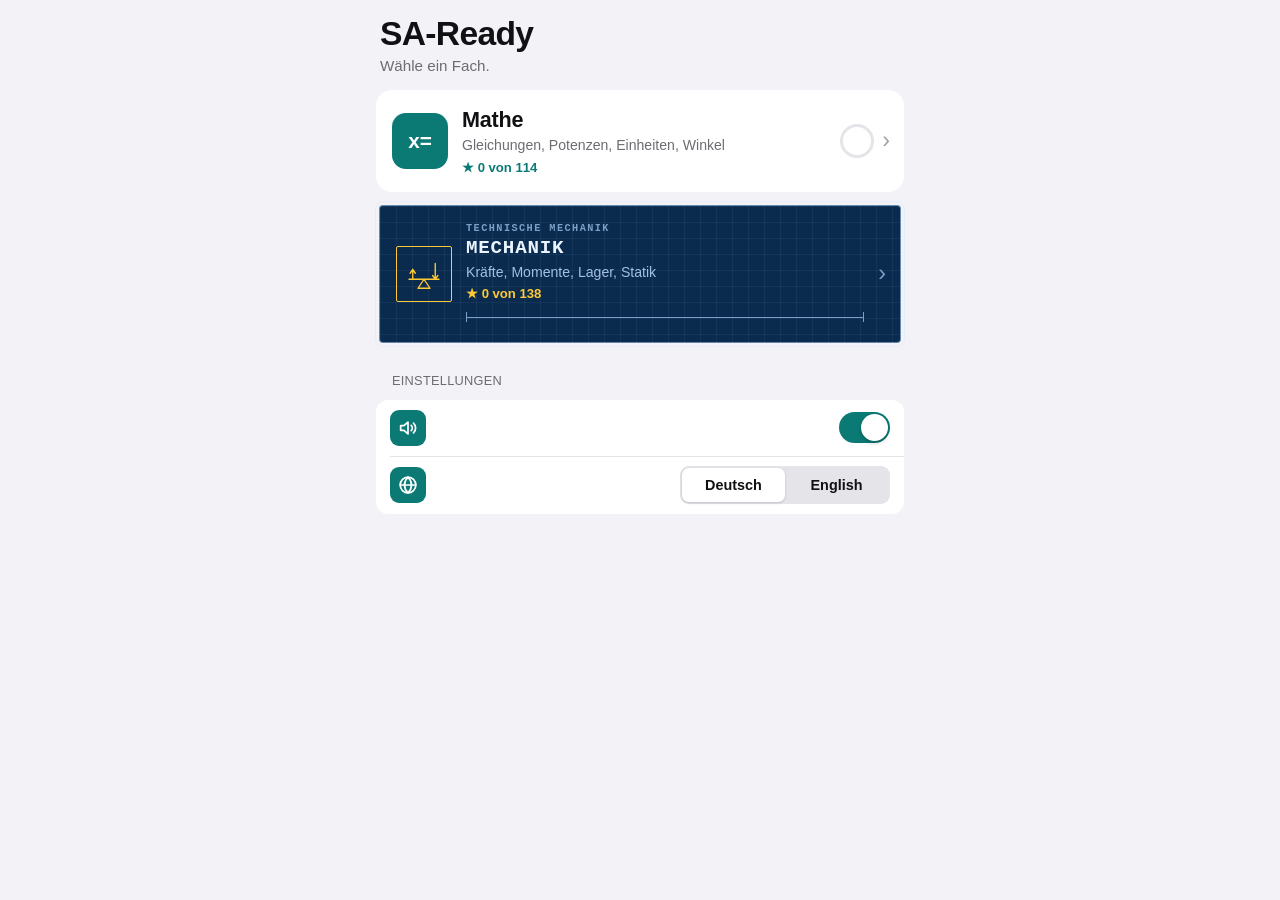
<file: index.html>
<!doctype html>
<html lang="de">
<head>
<meta charset="utf-8">
<meta name="viewport" content="width=device-width,initial-scale=1,viewport-fit=cover">
<title>SA-Ready</title>
<meta name="description" content="Fachrechnen und Technische Mechanik trainieren: Gleichungen, Potenzen, Einheiten, Winkelfunktionen, Kräfte, Momente und Lager. Mit Lösungsweg zu jeder Aufgabe.">
<meta name="theme-color" content="#F2F2F7" media="(prefers-color-scheme: light)">
<meta name="theme-color" content="#000000" media="(prefers-color-scheme: dark)">
<meta name="mobile-web-app-capable" content="yes">
<meta name="apple-mobile-web-app-capable" content="yes">
<meta name="apple-mobile-web-app-title" content="SA-Ready">
<meta name="apple-mobile-web-app-status-bar-style" content="default">
<link rel="manifest" href="manifest.webmanifest">
<link rel="icon" href="icons/icon-192.png" type="image/png">
<link rel="apple-touch-icon" href="icons/apple-touch-icon.png">
<link rel="stylesheet" href="styles.css">
<link rel="stylesheet" href="mech.css">
</head>
<body>
<div class="app"><main id="screen"></main></div>

<nav class="tabbar" id="tabbar" aria-label="Bereiche">
  <div class="in">
    <button data-act="tabbar" data-tab="ueben"><svg viewBox="0 0 24 24" aria-hidden="true"><path d="M4 20l4-1 11-11-3-3L5 16z"/><path d="M14 6l3 3"/></svg>Üben</button>
    <button data-act="tabbar" data-tab="grund"><svg viewBox="0 0 24 24" aria-hidden="true"><path d="M4 5h6a2 2 0 0 1 2 2v13a2 2 0 0 0-2-2H4z"/><path d="M20 5h-6a2 2 0 0 0-2 2v13a2 2 0 0 1 2-2h6z"/></svg>Grundlagen</button>
    <button data-act="tabbar" data-tab="notiz"><svg viewBox="0 0 24 24" aria-hidden="true"><path d="M6 3h9l4 4v14H6z"/><path d="M9 11h7M9 15h7"/></svg>Notizen</button>
    <button data-act="tabbar" data-tab="fort"><svg viewBox="0 0 24 24" aria-hidden="true"><path d="M5 20V10M12 20V4M19 20v-7"/></svg>Fortschritt</button>
  </div>
</nav>

<div class="sheet-bg" id="notes" role="dialog" aria-modal="true" aria-labelledby="notes-h" hidden>
  <div class="sheet">
    <div class="grab" aria-hidden="true"></div>
    <div class="shead"><span></span><b id="notes-h">Notizen</b><button class="done" data-act="notes-close">Fertig</button></div>
    <p class="slv" id="notes-lv"></p>
    <div class="sym" role="group" aria-label="Zeichen einfügen">
      <button type="button" data-act="sym" data-s="·" aria-label="Mal">·</button>
      <button type="button" data-act="sym" data-s=":" aria-label="Geteilt">:</button>
      <button type="button" data-act="sym" data-s="−" aria-label="Minus">−</button>
      <button type="button" data-act="sym" data-s=" | " aria-label="Rechenstrich">|</button>
      <button type="button" data-act="sym" data-s="²" aria-label="Hoch zwei">²</button>
      <button type="button" data-act="sym" data-s="π" aria-label="Pi">π</button>
      <button type="button" data-act="sym" data-s="≈" aria-label="Ungefähr">≈</button>
      <button type="button" data-act="sym" data-s=" → " aria-label="Pfeil">→</button>
    </div>
    <textarea id="notes-text" spellcheck="false" autocapitalize="off" aria-labelledby="notes-h" placeholder="Nebenrechnungen, Merksätze, Fragen an den Lehrer …"></textarea>
    <div class="nfoot">
      <span class="nstat" id="notes-stat" aria-live="polite">Auf diesem Gerät gespeichert</span>
      <div class="nact">
        <button type="button" class="tlink" id="note-task-btn" data-act="note-task">Aufgabe einfügen</button>
        <button type="button" class="tlink" data-act="note-clear">Leeren</button>
      </div>
    </div>
  </div>
</div>

<div class="toast" id="toast" role="status" aria-live="polite" hidden></div>
<noscript><p style="padding:16px">SA-Ready braucht JavaScript. Bitte im Browser aktivieren.</p></noscript>

<script src="js/aufgaben.js"></script>
<script src="js/grundlagen.js"></script>
<script src="js/grundlagen-en.js"></script>
<script src="js/mech-fig.js"></script>
<script src="js/mech-kraft.js"></script>
<script src="js/mech-statik.js"></script>
<script src="js/mech-learn.js"></script>
<script src="js/app.js"></script>
</body>
</html>
</file>
<file: styles.css>
/* SA-Ready · Aussehen
   Stil „Klar“: ruhig wie eine Handy-App. Graue Fläche, weiße Listen-Gruppen, eine Akzentfarbe (Petrol).
   Helles und dunkles Thema folgen der Einstellung am Gerät. */
:root{
  --bg:#F2F2F7; --card:#FFFFFF; --ink:#111114; --mut:#6C6C72; --ter:#A1A1A7; --sep:#E2E2E7;
  --fill:#E4E4E9; --seg-on:#FFFFFF; --press:#ECECF0; --off:#D1D1D6;
  --acc:#0B7A75; --acc-ink:#FFFFFF; --acc-soft:#E1F1F0;
  --ok:#1E8E4E; --ok-s:#E3F5EA; --bad:#D23B31; --bad-s:#FCE6E4; --hint:#FFF4D6;
  --tab:rgba(249,249,251,.92);
  --font:-apple-system,BlinkMacSystemFont,'SF Pro Text','Segoe UI',Roboto,'Helvetica Neue',Arial,sans-serif;
  --mono:ui-monospace,'SF Mono',Menlo,Consolas,'Liberation Mono',monospace;
  color-scheme:light;
}
@media (prefers-color-scheme:dark){
  :root{
    --bg:#000000; --card:#1C1C1E; --ink:#F2F2F7; --mut:#9D9DA4; --ter:#6E6E75; --sep:#38383A;
    --fill:#3A3A3C; --seg-on:#636366; --press:#2C2C2E; --off:#48484A;
    --acc:#40C8BE; --acc-ink:#00201E; --acc-soft:rgba(64,200,190,.16);
    --ok:#3DD06C; --ok-s:rgba(61,208,108,.15); --bad:#FF6B61; --bad-s:rgba(255,107,97,.15); --hint:#3A321C;
    --tab:rgba(22,22,24,.9);
    color-scheme:dark;
  }
}
*{box-sizing:border-box}
[hidden]{display:none!important}
html{-webkit-text-size-adjust:100%;background:var(--bg)}
body{margin:0;background:var(--bg);color:var(--ink);font:400 17px/1.4 var(--font);-webkit-font-smoothing:antialiased;
  padding-top:env(safe-area-inset-top,0px)}
p{margin:0}
sup{font-size:.62em;line-height:0;vertical-align:.72em}
sub{font-size:.62em;line-height:0;vertical-align:-.3em}
button{font-family:inherit;color:inherit;-webkit-tap-highlight-color:transparent}
button:focus-visible,input:focus-visible,textarea:focus-visible{outline:3px solid var(--acc);outline-offset:2px}

.app{max-width:560px;margin:0 auto;padding-top:8px;padding-bottom:calc(96px + env(safe-area-inset-bottom,0px));
  padding-left:max(16px,env(safe-area-inset-left,0px));padding-right:max(16px,env(safe-area-inset-right,0px))}
#screen{display:flex;flex-direction:column;gap:10px}
body.in-round .app{padding-bottom:calc(14px + env(safe-area-inset-bottom,0px))}
body.in-round #screen{min-height:calc(100dvh - 22px - env(safe-area-inset-top,0px) - env(safe-area-inset-bottom,0px))}

/* Große Titel */
.lt-head{display:flex;flex-direction:column;gap:2px;margin:8px 4px 4px}
.lt{margin:0;font-size:2.1rem;font-weight:700;letter-spacing:-.02em;line-height:1.1;text-wrap:balance}
.lt-sub{color:var(--mut);font-size:.95rem}
.lt-head.with-ico{flex-direction:row;align-items:center;gap:14px}
.lt-head.with-ico .lt{font-size:1.65rem}
.lt-head.with-ico>div{display:flex;flex-direction:column;gap:2px;min-width:0}

/* Navigationsleiste oben */
.navbar{display:grid;grid-template-columns:minmax(0,1fr) auto minmax(0,1fr);align-items:center;min-height:44px;margin:0 -6px}
.back,.nlink{border:0;background:none;color:var(--acc);font:400 1.05rem var(--font);padding:8px 6px;cursor:pointer;min-height:44px}
.back{justify-self:start;display:flex;align-items:center;gap:3px;max-width:100%;white-space:nowrap;overflow:hidden;text-overflow:ellipsis}
.back span{font-size:1.7rem;line-height:.6;margin-top:-3px}
.back.arm{color:var(--bad);font-weight:600}
.ntitle{font-weight:600;font-size:1.02rem;text-align:center;white-space:nowrap}
.nright{justify-self:end}

/* Symbole der Themen */
.ico{width:32px;height:32px;border-radius:8px;display:grid;place-items:center;color:#fff;font-weight:700;font-size:.8rem;flex:none;letter-spacing:-.01em}
.ico.big{width:54px;height:54px;border-radius:13px;font-size:1.15rem}

/* Segment-Schalter Normal / Schwer */
.segc{display:grid;grid-template-columns:1fr 1fr;background:var(--fill);border-radius:9px;padding:2px}
.segc button{border:0;background:none;font:600 .9rem var(--font);padding:7px;border-radius:7px;min-height:34px;cursor:pointer}
.segc button[aria-checked="true"]{background:var(--seg-on);box-shadow:0 1px 3px rgba(0,0,0,.16)}
.foot{color:var(--mut);font-size:.8rem;margin:-2px 6px 2px}

/* Weitermachen */
.cont{display:flex;align-items:center;gap:12px;background:var(--card);border:0;border-radius:14px;padding:14px 14px 14px 16px;text-align:left;font:inherit;cursor:pointer;width:100%}
.cont:active{background:var(--press)}
.cont .t{flex:1;display:flex;flex-direction:column;line-height:1.3;min-width:0}
.cont small{color:var(--mut);font-size:.74rem;font-weight:600;text-transform:uppercase;letter-spacing:.04em}
.cont b{font-size:1.08rem;font-weight:600}
.cont .t>span{color:var(--mut);font-size:.88rem}
.play{width:44px;height:44px;border-radius:50%;background:var(--acc);display:grid;place-items:center;flex:none}
.play::before{content:"";border-left:13px solid var(--acc-ink);border-top:8px solid transparent;border-bottom:8px solid transparent;margin-left:3px}
.cont.done{cursor:default}

/* Gruppen-Listen */
.sh{margin:16px 16px 0;font-size:.8rem;font-weight:400;color:var(--mut);text-transform:uppercase;letter-spacing:.02em}
.group{background:var(--card);border-radius:12px;overflow:hidden}
.row{display:flex;align-items:center;gap:12px;padding:10px 14px;min-height:48px;position:relative;width:100%;border:0;background:none;font:inherit;text-align:left}
button.row{cursor:pointer}
button.row:active:not(:disabled){background:var(--press)}
.row+.row::before{content:"";position:absolute;top:0;left:14px;right:0;height:1px;background:var(--sep)}
.group.ind .row+.row::before{left:58px}
.group.ind2 .row+.row::before{left:56px}
.row .t{flex:1;display:flex;flex-direction:column;gap:1px;min-width:0;line-height:1.3}
.row .t b{font-weight:500;font-size:1rem}
.row .t>span{color:var(--mut);font-size:.84rem}
.row .t .prev{color:var(--ink);overflow:hidden;text-overflow:ellipsis;white-space:nowrap}
.row .t code{font:500 .8rem var(--mono);color:var(--mut);overflow-wrap:anywhere;margin-top:2px}
.row .t .meta{color:var(--acc);font-size:.78rem;font-weight:600;margin-top:2px}
.row .r{display:flex;align-items:center;gap:8px;color:var(--mut);font-size:.92rem;flex:none;font-variant-numeric:tabular-nums}
.row.big{padding:14px}
.row.big .t b{font-size:1.15rem;font-weight:600}
.chev{color:var(--ter);font-size:1.45rem;line-height:1;margin-right:-2px}
.num{width:30px;height:30px;border-radius:50%;background:var(--fill);display:grid;place-items:center;font-weight:600;font-size:.9rem;flex:none}
.num.full{background:var(--acc-soft);color:var(--acc)}
.num.cur{background:var(--acc);color:var(--acc-ink)}
.num.sm{width:28px;height:28px;font-size:.82rem}
.st{color:var(--acc);letter-spacing:.06em;font-size:.92rem;white-space:nowrap}
.st i{font-style:normal;color:var(--off)}
.mini{font-size:.7rem;font-weight:700;color:var(--mut);margin-left:6px}
.ring circle{fill:none;stroke-width:3}
.ring .ring-t{stroke:var(--fill)}
.ring .ring-f{stroke:var(--acc);stroke-linecap:round}
.row.big .ring circle{stroke-width:6}

/* Schalter (Ton) */
.ico.snd{width:36px;height:36px;border-radius:9px;background:var(--acc);color:var(--acc-ink);transition:background .2s,color .2s}
.ico.snd.off{background:var(--fill);color:var(--mut)}
.segc.lang{margin-left:auto;width:min(210px,62%);flex:none}
.ico.snd svg{width:22px;height:22px;fill:none;stroke:currentColor;stroke-width:1.9;stroke-linecap:round;stroke-linejoin:round}
.switch{width:51px;height:31px;border-radius:16px;border:0;background:var(--fill);position:relative;cursor:pointer;flex:none;padding:0;margin-left:auto;transition:background .2s}
.switch i{position:absolute;left:2px;top:2px;width:27px;height:27px;border-radius:50%;background:#fff;box-shadow:0 2px 4px rgba(0,0,0,.22);transition:transform .2s}
.switch[aria-checked="true"]{background:var(--acc)}
.switch[aria-checked="true"] i{transform:translateX(20px)}

/* Aufgabe */
.qprog{display:flex;align-items:center;gap:10px;font-size:.8rem;color:var(--mut);font-variant-numeric:tabular-nums;margin:0 2px}
.qprog .track{flex:1;height:4px;border-radius:2px;background:var(--fill);overflow:hidden}
.qprog .track span{display:block;height:100%;background:var(--acc);border-radius:2px;transition:width .3s ease}
.qcard{background:var(--card);border-radius:16px;padding:18px 16px;display:flex;flex-direction:column;gap:12px;margin-top:4px}
.qtag{display:flex;gap:8px;align-items:center;flex-wrap:wrap;font-size:.85rem;font-weight:600;color:var(--acc)}
.hchip{background:var(--ink);color:var(--card);border-radius:6px;padding:2px 7px;font-size:.68rem;font-weight:700;letter-spacing:.05em;text-transform:uppercase}
.qlabel{color:var(--mut);font-size:.92rem;font-weight:600}
.qeq{margin:0;font-size:clamp(1.55rem,7.4vw,2.2rem);font-weight:600;letter-spacing:-.01em;line-height:1.2;font-variant-numeric:tabular-nums;overflow-wrap:anywhere}
.qeq.long{font-size:1.12rem;font-weight:500;letter-spacing:0;line-height:1.45}
.var{color:var(--acc)}
.fig{display:flex;flex-direction:column;gap:2px}
.fig svg{width:100%;max-width:320px;height:auto;display:block;margin:0 auto}
.fig .fine{text-align:center}
.given{display:flex;flex-wrap:wrap;gap:6px}
.given span{background:var(--bg);border-radius:8px;padding:5px 10px;font-size:.9rem;font-weight:500;font-variant-numeric:tabular-nums}
.ans{display:flex;align-items:center;gap:10px;background:var(--bg);border-radius:12px;padding:2px 14px;font-size:1.2rem;font-weight:600;border:2px solid transparent}
.ans:focus-within{border-color:var(--acc)}
.ans .pre{white-space:nowrap}
.ans input{flex:1;min-width:0;border:0;outline:0;background:transparent;font:600 1.3rem var(--font);color:var(--ink);padding:10px 0}
.ans .unit{color:var(--mut);font-size:.95rem;font-weight:500;white-space:nowrap}
.mark{width:24px;height:24px;border-radius:50%;display:none;place-items:center;color:#fff;font-size:.78rem;font-weight:800;flex:none}
.ans.ok{background:var(--ok-s);color:var(--ok);border-color:transparent}
.ans.ok input{color:var(--ok);-webkit-text-fill-color:var(--ok);opacity:1}
.ans.bad{background:var(--bad-s);color:var(--bad);border-color:transparent}
.ans.bad input{color:var(--bad);-webkit-text-fill-color:var(--bad);opacity:1;text-decoration:line-through}
.ans.ok .unit,.ans.bad .unit{color:inherit}
.ans.ok .mark,.opt.ok .mark{display:grid;background:var(--ok)}
.ans.bad .mark,.opt.bad .mark{display:grid;background:var(--bad)}
.opt .t b{font-size:1.02rem}
.opt.ok{background:var(--ok-s)}
.opt.ok .t b{color:var(--ok)}
.opt.bad{background:var(--bad-s)}
.opt.bad .t b{color:var(--bad)}
.opt.dim{opacity:.5}
.opt:disabled{cursor:default}
.fbrow{display:flex;align-items:baseline;gap:6px 10px;flex-wrap:wrap}
.fbrow b{font-weight:700;font-size:1.05rem}
.fbrow.ok b{color:var(--ok)}
.fbrow.bad b{color:var(--bad)}
.fbrow span{margin-left:auto;color:var(--mut);font-size:.9rem}
.right{font-size:.95rem;flex-basis:100%}
.right b{font-weight:600}
.steps{background:var(--card);border-radius:12px;overflow:hidden}
.step{display:grid;grid-template-columns:minmax(0,1fr) auto;gap:2px 12px;align-items:baseline;padding:11px 14px;position:relative;font-variant-numeric:tabular-nums}
.step+.step::before{content:"";position:absolute;top:0;left:14px;right:0;height:1px;background:var(--sep)}
.step .eq{font-weight:500;overflow-wrap:anywhere}
.step .op{color:var(--mut);white-space:nowrap}
.step .op::before{content:"| "}
.step .note{grid-column:1/-1;color:var(--mut);font-size:.84rem}
.step.final .eq{color:var(--ok);font-weight:600}
.probe{color:var(--mut);font-size:.85rem;margin:0 16px;overflow-wrap:anywhere}
.hint{background:var(--hint);border-radius:12px;padding:12px 14px;font-size:.95rem}
.msg{color:var(--bad);font-size:.9rem;font-weight:500}
.msg:empty{display:none}
.fine{color:var(--mut);font-size:.82rem}
.qfoot{margin-top:auto;padding-top:14px;display:flex;flex-direction:column;gap:2px}
.btn{border:0;border-radius:14px;padding:14px 16px;font:600 1.05rem var(--font);background:var(--acc);color:var(--acc-ink);cursor:pointer;min-height:52px;width:100%}
.btn:active:not(:disabled){opacity:.85}
.btn:disabled{opacity:.4;cursor:default}
.btn.tint,.btn.ghost{background:var(--acc-soft);color:var(--acc)}
.btn.plain{background:var(--card);color:var(--ink)}
.btn.grow{flex:1;width:auto}
.tlink{border:0;background:none;color:var(--acc);font:500 1rem var(--font);padding:10px;cursor:pointer;text-align:center;min-height:44px}

/* Ergebnis */
.bigstars{font-size:2.9rem;letter-spacing:.08em;color:var(--acc);margin:2px 4px 0;line-height:1}
.bigstars .off{color:var(--off)}
.rmsg{margin:0 4px;color:var(--mut)}
.rbtns{display:flex;flex-direction:column;gap:10px;margin-top:auto;padding-top:16px}

/* Grundlagen */
.learn{display:flex;flex-direction:column;gap:12px;margin-top:4px}
.learn .sec{background:var(--card);border-radius:14px;padding:16px;display:flex;flex-direction:column;gap:12px;min-width:0}
.learn h2{margin:0;font-size:1.2rem;font-weight:700;letter-spacing:-.01em}
.learn p{line-height:1.5}
.learn .steps{background:var(--bg)}
.learn .step+.step::before{background:var(--sep)}
h3.sub{margin:4px 0 0;font-size:.78rem;font-weight:600;color:var(--mut);text-transform:uppercase;letter-spacing:.03em}
.kv{display:grid;grid-template-columns:repeat(auto-fit,minmax(140px,1fr));gap:8px}
.kv div{background:var(--bg);border-radius:10px;padding:9px 12px;display:flex;justify-content:space-between;align-items:baseline;gap:10px;font-weight:500;font-size:.95rem;min-width:0;font-variant-numeric:tabular-nums}
.kv div span:last-child{text-align:right}
.kv.wide{grid-template-columns:1fr}
.order{margin:0;padding-left:1.3rem;display:flex;flex-direction:column;gap:6px}
.mist{display:flex;flex-direction:column;gap:10px}
.mist b{display:block;font-weight:600}
.mist span{color:var(--mut);font-size:.95rem}
.memo{background:var(--hint);border-radius:12px;padding:12px 14px;display:flex;flex-direction:column;gap:4px}
.memo .mono{font:600 1.15rem/1.35 var(--mono);letter-spacing:.32em}
.actions{display:flex;gap:10px;flex-wrap:wrap}

/* Dreiecks-Skizze */
.tri .t-area{fill:var(--bg)}
.tri line.t-side{stroke:var(--ter);stroke-width:2;stroke-linecap:round}
.tri line.given{stroke:var(--ink);stroke-width:2.6}
.tri line.target{stroke:var(--acc);stroke-width:3.6}
.tri text{font-family:var(--font);font-weight:700}
.tri .t-lab,.tri .t-ang{font-size:16px;fill:var(--ter)}
.tri text.given{fill:var(--ink)}
.tri text.target{fill:var(--acc)}
.tri .t-arc{fill:none;stroke:var(--ter);stroke-width:1.5}
.tri path.given{stroke:var(--ink)}
.tri path.target{stroke:var(--acc);stroke-width:2.4}
.tri .t-mark{fill:none;stroke:var(--ter);stroke-width:1.4}
.tri .t-dot{fill:var(--ter)}
.tri .t-vtx{font-size:12px;font-weight:500;fill:var(--ter)}

/* Startseite: Fächer */
.subj{display:flex;align-items:center;gap:14px;width:100%;border:0;border-radius:16px;padding:16px;text-align:left;font:inherit;color:inherit;cursor:pointer;min-height:100px}
.subj .t{flex:1;display:flex;flex-direction:column;gap:2px;min-width:0;line-height:1.3}
.subj .t b{font-size:1.35rem;font-weight:700;letter-spacing:-.01em}
.subj .t>span{font-size:.88rem}
.subj .t em{font-style:normal;font-size:.82rem;font-weight:600;font-variant-numeric:tabular-nums;margin-top:2px}
.subj .r{display:flex;align-items:center;gap:8px;flex:none}
.subj .sico{width:56px;height:56px;border-radius:14px;display:grid;place-items:center;flex:none}
.subj .sico svg{width:36px;height:36px;fill:none;stroke:currentColor;stroke-width:1.8;stroke-linecap:round;stroke-linejoin:round}
.s-mathe{background:var(--card)}
.s-mathe:active{background:var(--press)}
.s-mathe .sico{background:var(--acc);color:var(--acc-ink);font:700 1.3rem var(--font);letter-spacing:-.01em}
.s-mathe .t>span{color:var(--mut)}
.s-mathe .t em{color:var(--acc)}
.s-mech{--acc:#FFC933;--ter:#7C9FC8;--mut:#A3C0E2;--mono:ui-monospace,'SF Mono',Menlo,Consolas,'Liberation Mono',monospace;
  color:#EAF4FF;border-radius:4px;border:1.5px solid rgba(176,216,255,.55);outline:1px solid rgba(176,216,255,.22);outline-offset:3px;margin:3px;width:calc(100% - 6px);
  background-color:#0A2A4E;background-image:linear-gradient(rgba(150,200,255,.07) 1px,transparent 1px),linear-gradient(90deg,rgba(150,200,255,.07) 1px,transparent 1px);background-size:16px 16px}
.s-mech:active{background-color:#0E3868}
.s-mech .sico{border:1.5px solid #FFC933;color:#FFC933;border-radius:2px}
.s-mech .t small{font:600 .64rem var(--mono);letter-spacing:.14em;text-transform:uppercase;color:#7C9FC8}
.s-mech .t b{font-family:var(--mono);text-transform:uppercase;letter-spacing:.04em;font-size:1.2rem}
.s-mech .t>span{color:#A3C0E2}
.s-mech .t em{color:#FFC933}
.s-mech .chev{color:#7C9FC8}
.dimbar{position:relative;display:block;height:14px;width:100%;min-width:48px;margin:2px 0}
.dimbar::before{content:"";position:absolute;left:0;right:0;top:50%;height:1px;background:var(--ter)}
.dimbar::after{content:"";position:absolute;left:0;right:0;top:2px;bottom:2px;border-left:1.5px solid var(--ter);border-right:1.5px solid var(--ter)}
.dimbar i{position:absolute;left:0;top:calc(50% - 2px);height:4px;background:var(--acc);z-index:1}
.ico.svgi svg{width:62%;height:62%;fill:none;stroke:currentColor;stroke-width:1.7;stroke-linecap:round;stroke-linejoin:round}
.s-mech .dimbar{margin-top:6px}

/* Tab-Leiste unten */
.tabbar{position:fixed;left:0;right:0;bottom:0;z-index:20;background:var(--tab);
  -webkit-backdrop-filter:saturate(180%) blur(20px);backdrop-filter:saturate(180%) blur(20px);border-top:1px solid var(--sep);
  padding:5px max(8px,env(safe-area-inset-right,0px)) calc(5px + env(safe-area-inset-bottom,0px)) max(8px,env(safe-area-inset-left,0px))}
.tabbar .in{max-width:560px;margin:0 auto;display:grid;grid-template-columns:repeat(4,1fr)}
.tabbar button{border:0;background:none;display:flex;flex-direction:column;align-items:center;gap:2px;font:500 .68rem var(--font);color:var(--ter);padding:4px 0;min-height:50px;cursor:pointer}
.tabbar button[aria-current="page"]{color:var(--acc)}
.tabbar svg{width:26px;height:26px;fill:none;stroke:currentColor;stroke-width:1.8;stroke-linecap:round;stroke-linejoin:round}

/* Notizblatt */
.sheet-bg{position:fixed;inset:0;background:rgba(0,0,0,.36);z-index:40;display:flex;align-items:flex-end;justify-content:center}
.sheet{width:min(100%,560px);height:calc(100dvh - 44px - env(safe-area-inset-top,0px));background:var(--bg);border-radius:14px 14px 0 0;
  display:flex;flex-direction:column;gap:10px;
  padding:8px max(16px,env(safe-area-inset-right,0px)) calc(12px + env(safe-area-inset-bottom,0px)) max(16px,env(safe-area-inset-left,0px))}
.grab{width:38px;height:5px;border-radius:3px;background:var(--ter);opacity:.5;margin:0 auto 2px}
.shead{display:grid;grid-template-columns:minmax(0,1fr) auto minmax(0,1fr);align-items:center;min-height:40px}
.shead b{font-weight:600;text-align:center}
.shead .done{justify-self:end;border:0;background:none;color:var(--acc);font:600 1.05rem var(--font);padding:8px 2px;cursor:pointer}
.slv{color:var(--mut);font-size:.85rem;text-align:center;margin-top:-6px}
.sym{display:grid;grid-template-columns:repeat(8,minmax(0,1fr));gap:6px}
.sym button{border:0;border-radius:8px;background:var(--card);font:600 1.05rem var(--font);min-height:40px;cursor:pointer;padding:0}
.sym button:active{background:var(--press)}
.sheet textarea{display:block;width:100%;flex:1;min-height:0;resize:none;border:0;border-radius:12px;
  font:400 1rem/1.6rem var(--font);color:var(--ink);padding:.4rem 14px .4rem 2.6rem;background-color:var(--card);
  background-image:linear-gradient(90deg,transparent 2rem,var(--acc) 2rem,var(--acc) calc(2rem + 1.5px),transparent calc(2rem + 1.5px)),
    repeating-linear-gradient(to bottom,transparent 0,transparent calc(1.6rem - 1px),var(--sep) calc(1.6rem - 1px),var(--sep) 1.6rem);
  background-position:0 0,0 .4rem;background-attachment:local}
.sheet textarea::placeholder{color:var(--ter)}
.nfoot{display:flex;justify-content:space-between;align-items:center;gap:6px 14px;flex-wrap:wrap}
.nstat{font-size:.82rem;color:var(--mut)}
.nact{display:flex;gap:4px}
.nact .tlink{padding:8px 6px}

/* Kurze Meldung */
.toast{position:fixed;left:50%;bottom:calc(24px + env(safe-area-inset-bottom,0px));transform:translateX(-50%);background:var(--ink);color:var(--card);
  border-radius:12px;padding:10px 16px;font-size:.92rem;z-index:60;max-width:calc(100% - 32px);box-shadow:0 6px 20px rgba(0,0,0,.25);text-align:center}

@media (prefers-reduced-motion:no-preference){
  .sheet{animation:up .26s cubic-bezier(.2,.8,.2,1)}
  .fbrow,#after{animation:fade .22s ease-out}
  @keyframes up{from{transform:translateY(40px);opacity:.5}to{transform:none;opacity:1}}
  @keyframes fade{from{opacity:0;transform:translateY(4px)}to{opacity:1;transform:none}}
}
@media (prefers-reduced-motion:reduce){
  .switch,.switch i,.qprog .track span{transition:none}
}
</file>
<file: mech.css>
/* SA-Ready · Mechanik · Layout „Konstruktionszeichnung“
   Blaupause: tiefblaues Zeichenblatt mit Raster und Rahmen, helle Linien, Bernstein für Kräfte und Hauptaktionen,
   Beschriftung in Schreibmaschinenschrift, eckige Kanten, Stückliste und Schriftfeld.
   Gilt nur im Fach Mechanik (html.m); Mathe behält das ruhige Layout „Klar“. */
html.m{
  --bg:#0A2A4E; --card:#0F3A6B; --ink:#EAF4FF; --mut:#A3C0E2; --ter:#7C9FC8; --sep:rgba(170,212,255,.26);
  --fill:#174B80; --seg-on:#FFC933; --press:#144677; --off:#33639A;
  --acc:#FFC933; --acc-ink:#0A2A4E; --acc-soft:rgba(255,201,51,.15);
  --ok:#7EF0B5; --ok-s:rgba(126,240,181,.14); --bad:#FF9A8F; --bad-s:rgba(255,154,143,.16); --hint:rgba(255,201,51,.10);
  --tab:rgba(7,32,61,.95);
  --line:rgba(176,216,255,.55); --cy:#6FD3FF; --well:rgba(4,22,44,.5);
  color-scheme:dark;
}
html.m body{
  background-color:var(--bg);
  background-image:
    linear-gradient(rgba(150,200,255,.13) 1px,transparent 1px),linear-gradient(90deg,rgba(150,200,255,.13) 1px,transparent 1px),
    linear-gradient(rgba(150,200,255,.055) 1px,transparent 1px),linear-gradient(90deg,rgba(150,200,255,.055) 1px,transparent 1px);
  background-size:96px 96px,96px 96px,16px 16px,16px 16px;
}
/* Zeichnungsrahmen */
html.m body::before{content:"";position:fixed;z-index:1;pointer-events:none;border:1px solid rgba(176,216,255,.34);
  left:max(4px,env(safe-area-inset-left,0px));right:max(4px,env(safe-area-inset-right,0px));
  top:calc(4px + env(safe-area-inset-top,0px));bottom:calc(4px + env(safe-area-inset-bottom,0px))}
html.m .app{padding-top:12px}

/* Schrift: Kopfzeilen und Beschriftungen in Schreibmaschinenschrift */
html.m .lt,html.m .sh,html.m .ntitle,html.m .qtag,html.m .hchip,html.m .learn h2,html.m h3.sub,html.m .cont small,html.m .foot,html.m .fine,html.m .mini,html.m .tabbar button{font-family:var(--mono)}
html.m .lt{font-size:1.4rem;font-weight:700;letter-spacing:.02em;text-transform:uppercase;line-height:1.2}
html.m .lt-head.with-ico .lt{font-size:1.2rem}
html.m .sh{font-size:.7rem;font-weight:600;letter-spacing:.14em;color:var(--ter);margin:14px 4px 0;display:flex;align-items:center;gap:10px}
html.m .sh::after{content:"";flex:1;height:1px;background:var(--sep)}
html.m .lt-sub{font-size:.88rem}
html.m .ntitle{font-size:.82rem;letter-spacing:.1em;text-transform:uppercase}
html.m .tabbar button{font-size:.6rem;letter-spacing:.04em;text-transform:uppercase}
html.m .tabbar{border-top:1px solid var(--line)}
html.m .back,html.m .nlink{font-family:var(--mono);font-size:.92rem}

/* Titelblock */
html.m .mhead{display:flex;justify-content:space-between;align-items:flex-end;gap:12px;margin:4px 0 2px;padding:11px 12px;border:1.5px solid var(--line);background:var(--well);position:relative}
html.m .mhead small{display:block;font:600 .64rem var(--mono);letter-spacing:.14em;text-transform:uppercase;color:var(--ter)}
html.m .mhead>div{display:flex;flex-direction:column;gap:2px;min-width:0}
html.m .mhead .mh-r{text-align:right;border-left:1px solid var(--line);padding-left:12px;flex:none}
html.m .mhead .mh-r b{font:700 1rem var(--mono);color:var(--acc);white-space:nowrap}
html.m .mhead.with-ico{justify-content:flex-start;align-items:center;gap:14px}

/* Symbole */
html.m .ico:not(.snd){background:transparent!important;border:1.5px solid var(--acc);color:var(--acc);border-radius:2px}
html.m .ico.snd{border-radius:2px}

/* Gruppen, Karten, Schalter */
html.m .group,html.m .steps,html.m .bom{border-radius:3px;border:1px solid var(--line)}
html.m .segc{border-radius:3px;border:1px solid var(--line);background:var(--well);padding:2px}
html.m .segc button{border-radius:2px;font-family:var(--mono);font-size:.78rem;letter-spacing:.06em;text-transform:uppercase}
html.m .segc button[aria-checked="true"]{color:var(--acc-ink);box-shadow:none}
html.m .cont{border-radius:3px;border:1px solid var(--line)}
html.m .play{border-radius:2px}
html.m .cont small{letter-spacing:.12em}
html.m .num{border-radius:2px;border:1px solid var(--line);background:transparent}
html.m .num.full{border-color:var(--acc);color:var(--acc);background:var(--acc-soft)}
html.m .num.cur{background:var(--acc);color:var(--acc-ink);border-color:var(--acc)}
html.m .switch{border-radius:3px;border:1px solid var(--line)}
html.m .switch i{border-radius:2px;box-shadow:none}
html.m .btn{border-radius:3px;font-family:var(--mono);font-size:.92rem;letter-spacing:.06em;text-transform:uppercase}
html.m .btn.tint,html.m .btn.ghost{border:1px solid var(--acc);background:var(--acc-soft);color:var(--acc)}
html.m .btn.plain{border:1px solid var(--line)}
html.m .hint{border-radius:3px;border:1px dashed var(--acc)}
html.m .memo{border-radius:3px;border:1px dashed var(--acc)}
html.m .toast{border-radius:3px}
html.m .mark{color:#0A2A4E}
html.m .st{letter-spacing:.04em}

/* Kacheln der Blätter */
html.m .tiles{display:grid;grid-template-columns:1fr 1fr;gap:10px}
html.m .tile{display:flex;flex-direction:column;align-items:flex-start;gap:7px;padding:10px 12px 12px;background:var(--card);border:1px solid var(--line);border-radius:3px;text-align:left;font:inherit;color:inherit;cursor:pointer;min-height:158px}
html.m .tile:active{background:var(--press)}
html.m .tile:last-child:nth-child(odd){grid-column:1/-1;min-height:0}
html.m .tile .tn{font:600 .62rem var(--mono);letter-spacing:.16em;text-transform:uppercase;color:var(--ter)}
html.m .tile b{font:700 1rem/1.2 var(--mono);letter-spacing:.02em;text-transform:uppercase}
html.m .tile .ts{font-size:.8rem;color:var(--mut);font-variant-numeric:tabular-nums}
html.m .tile .dimbar{margin-top:auto}
html.m .row>.dimbar{width:56px;flex:none}
html.m .row.big>.dimbar{width:84px}

/* Stückliste */
html.m .bom{background:var(--card);overflow:hidden}
html.m .bom-h,html.m .bom-r{display:grid;grid-template-columns:40px minmax(0,1fr) 84px;align-items:center;gap:8px;padding:10px}
html.m .bom-h{padding:6px 10px;font:600 .62rem var(--mono);letter-spacing:.14em;text-transform:uppercase;color:var(--ter);background:var(--well);border-bottom:1px solid var(--line)}
html.m .bom-h span:first-child{text-align:center}
html.m .bom-h span:last-child{text-align:right}
html.m .bom-r{width:100%;border:0;background:none;text-align:left;font:inherit;color:inherit;cursor:pointer}
html.m .bom-r+.bom-r{border-top:1px solid var(--sep)}
html.m .bom-r:active{background:var(--press)}
html.m .bom-r .t{display:flex;flex-direction:column;gap:1px;min-width:0;line-height:1.3}
html.m .bom-r .t b{font-weight:600;font-size:1rem}
html.m .bom-r .t>span{color:var(--mut);font-size:.84rem}
html.m .bom-r .t code{font:500 .78rem var(--mono);color:var(--cy);overflow-wrap:anywhere;margin-top:2px}
html.m .bom-r .t .meta{color:var(--acc);font-size:.76rem;font-weight:600;margin-top:2px}
html.m .bom-r .r{display:flex;align-items:center;justify-content:flex-end;gap:6px;color:var(--mut);font-size:.92rem}
html.m .pos{width:34px;height:34px;display:grid;place-items:center;border:1.5px solid var(--line);border-radius:2px;font:700 .95rem var(--mono);justify-self:center}
html.m .pos.full{border-color:var(--acc);color:var(--acc);background:var(--acc-soft)}
html.m .pos.cur{background:var(--acc);color:var(--acc-ink);border-color:var(--acc)}
html.m .row .t code{color:var(--cy)}

/* Schriftfeld */
html.m .tblock{display:grid;grid-template-columns:2fr 1fr 1fr 1fr;border:1.5px solid var(--line);margin-top:8px;background:var(--well)}
html.m .tblock div{padding:5px 8px;border-left:1px solid var(--line);min-width:0}
html.m .tblock div:first-child{border-left:0}
html.m .tblock small{display:block;font:600 .54rem var(--mono);letter-spacing:.1em;text-transform:uppercase;color:var(--ter)}
html.m .tblock b{font:600 .76rem var(--mono);overflow-wrap:anywhere}

/* Aufgabe */
html.m .qprog{font-family:var(--mono)}
html.m .qprog .track{border-radius:0;height:5px;background:var(--fill);border:1px solid var(--sep)}
html.m .qprog .track span{border-radius:0}
html.m .qcard{border-radius:3px;border:1.5px solid var(--line);outline:1px solid var(--sep);outline-offset:3px;margin:6px 3px 4px}
html.m .qtag{font-size:.72rem;letter-spacing:.1em;text-transform:uppercase;padding-bottom:8px;border-bottom:1px solid var(--sep)}
html.m .hchip{border-radius:2px}
html.m .qlabel{font-size:.9rem}
html.m .qeq{font-family:var(--mono);font-weight:600;letter-spacing:0}
html.m .qeq.long{font-family:var(--font)}
html.m .given span{border-radius:2px;border:1px solid var(--sep);background:var(--well);font-family:var(--mono);font-size:.84rem}
html.m .fig{background:var(--well);border:1px dashed var(--sep);padding:8px 6px 4px;border-radius:2px}
html.m .ans{border-radius:3px;background:var(--well);border:1.5px solid var(--line)}
html.m .ans:focus-within{border-color:var(--acc)}
html.m .ans.ok{background:var(--ok-s);border-color:var(--ok)}
html.m .ans.bad{background:var(--bad-s);border-color:var(--bad)}
html.m .ans input{font-family:var(--mono)}
html.m .mark{border-radius:2px}
html.m .opt.ok{background:var(--ok-s)}
html.m .opt.bad{background:var(--bad-s)}
html.m .step .eq{font-family:var(--mono);font-size:.94rem}
html.m .step.final .eq{color:var(--ok)}
html.m .bigstars{font-family:var(--mono)}

/* Grundlagen */
html.m .learn .sec{border-radius:3px;border:1px solid var(--line)}
html.m .learn h2{font:700 .98rem var(--mono);letter-spacing:.05em;text-transform:uppercase;display:flex;gap:8px;align-items:baseline}
html.m .learn h2::before{content:"▪";color:var(--acc);font-size:.8em}
html.m .learn .steps{background:var(--well)}
html.m .kv div{background:var(--well);border:1px solid var(--sep);border-radius:2px;font-family:var(--mono);font-size:.88rem}
html.m .learn .mfig{max-width:340px;margin:0 auto;display:block;width:100%;height:auto}
html.m .learn .fig{margin:2px 0}
html.m .mist b{color:var(--ink)}
html.m .formula{font:600 1.05rem/1.4 var(--mono);background:var(--well);border:1px solid var(--line);border-radius:2px;padding:10px 12px;color:var(--acc);text-align:center;overflow-wrap:anywhere}

/* Notizblatt */
html.m .sheet{border-radius:3px 3px 0 0;border:1px solid var(--line);border-bottom:0}
html.m .sheet-bg{background:rgba(2,14,30,.55)}
html.m .sym button{border-radius:2px;border:1px solid var(--sep)}
html.m .sheet textarea{border-radius:2px;border:1px solid var(--line)}

/* Skizzen */
.mfig{display:block;width:100%;height:auto;max-width:340px;margin:0 auto;overflow:visible;--l:#DCEBFF;--f:#FFC933;--c:#6FD3FF;font-family:ui-monospace,'SF Mono',Menlo,Consolas,'Liberation Mono',monospace}
.mfig text{font-size:13px;font-weight:600;fill:var(--l)}
.mfig .t{fill:#EAF4FF}
.mfig .tf{fill:var(--f);font-weight:700}
.mfig .td{fill:var(--c);font-size:11.5px;font-weight:600}
.mfig .tc{fill:var(--c);font-weight:700}
.mfig .tc.hl{fill:#fff}
.mfig .sbt{font-weight:600}
.mfig .b,.mfig .g,.mfig .gh,.mfig .rp,.mfig .sb,.mfig .gt,.mfig .ax,.mfig .axa,.mfig .cd,.mfig .dm,.mfig .fa,.mfig .fc,.mfig .ar{fill:none;stroke-linecap:round;stroke-linejoin:round}
.mfig .b{stroke:var(--l);stroke-width:1.8}
.mfig .bf{fill:#12487F;stroke:var(--l);stroke-width:1.8;stroke-linejoin:round}
.mfig .bm{fill:#1D5DA0;stroke:var(--l);stroke-width:1.5}
.mfig .g{stroke:var(--l);stroke-width:2}
.mfig .gh{stroke:var(--l);stroke-width:1.2;opacity:.7}
.mfig .rp{stroke:#E8D6A8;stroke-width:2.4}
.mfig .sb{stroke:var(--l);stroke-width:3.4}
.mfig .gt{stroke:var(--l);stroke-width:3.2}
.mfig .pn{fill:#0A2A4E;stroke:var(--l);stroke-width:1.8}
.mfig .sd{fill:var(--l)}
.mfig .fa{stroke:var(--f);stroke-width:3.2}
.mfig .fh{fill:var(--f)}
.mfig .fc{stroke:var(--c);stroke-width:2.2}
.mfig .fc.hl{stroke:#fff;stroke-width:3.4}
.mfig .fch{fill:var(--c)}
.mfig .fch.hl{fill:#fff}
.mfig .ar{stroke:var(--c);stroke-width:1.8}
.mfig .ah{fill:var(--c)}
.mfig .ax,.mfig .axa{stroke:var(--l);stroke-width:1.2;opacity:.6}
.mfig .axh{fill:var(--l);opacity:.6}
.mfig .cd{stroke:var(--c);stroke-width:1.2;stroke-dasharray:4 3;opacity:.8}
.mfig .dm{stroke:var(--c);stroke-width:1.2}
.mfig .dh{fill:var(--c)}
</file>
